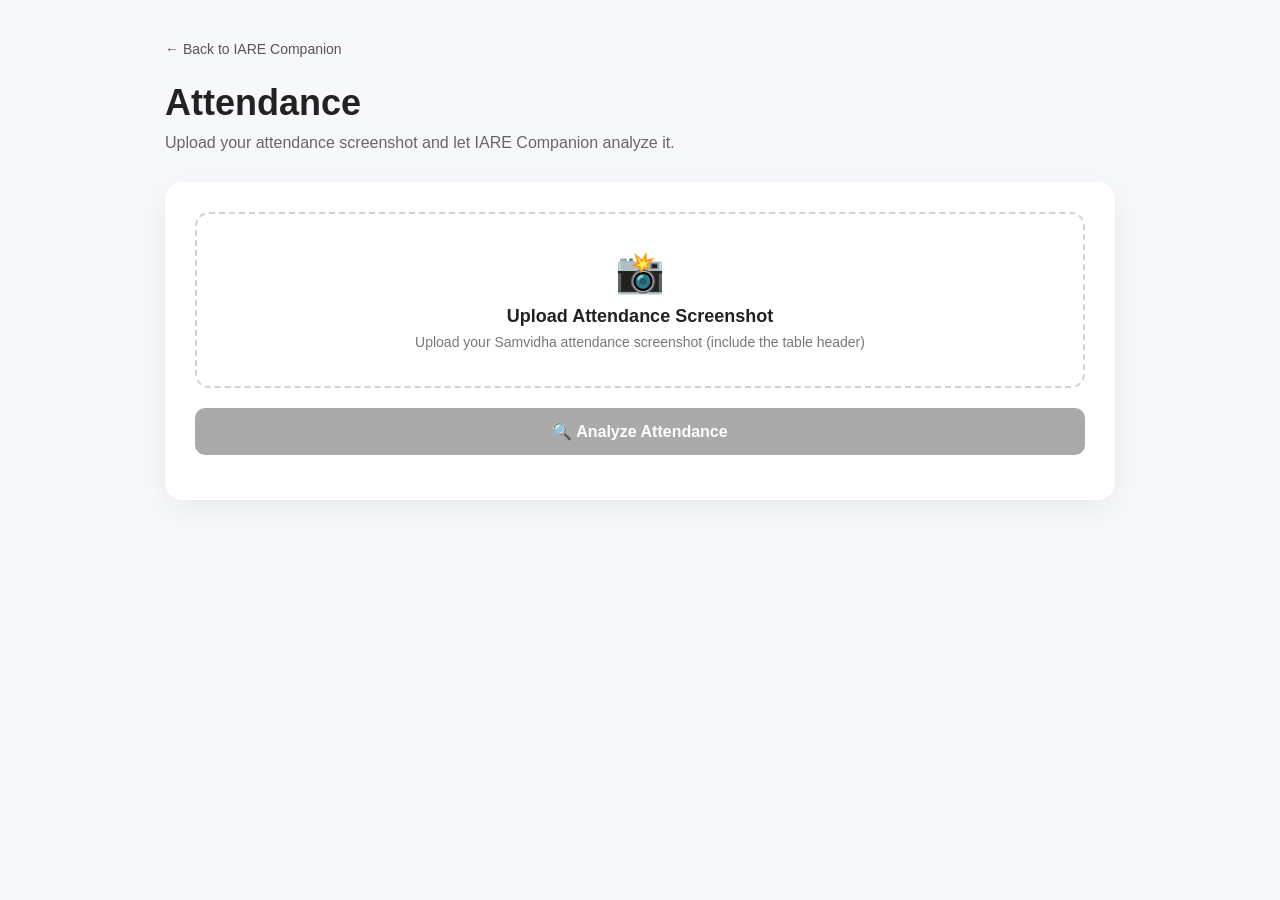
<file: templates/attendance.html>
<!DOCTYPE html>
<html lang="en">
<head>
    <meta charset="UTF-8">
    <meta name="viewport" content="width=device-width, initial-scale=1.0">
    <title>Attendance | IARE Companion</title>

    <style>
        * { box-sizing: border-box; margin: 0; padding: 0; }
        body { font-family: Arial, sans-serif; background: #f7f8fc; color: #222; min-height: 100vh; }
        .container { max-width: 1000px; margin: 0 auto; padding: 40px 25px; }
        .back-link { display: inline-block; margin-bottom: 25px; color: #555; text-decoration: none; font-size: 14px; }
        .back-link:hover { color: #111; }
        h1 { font-size: 36px; margin-bottom: 10px; }
        .subtitle { color: #666; margin-bottom: 30px; font-size: 16px; }
        .upload-card, .overall-card { background: white; border-radius: 18px; padding: 30px; box-shadow: 0 8px 30px rgba(0,0,0,.06); }
        .upload-card { margin-bottom: 30px; }
        .upload-label { display: block; border: 2px dashed #cfd3dc; border-radius: 14px; padding: 35px; text-align: center; cursor: pointer; transition: .2s; }
        .upload-label:hover { border-color: #777; background: #fafafa; }
        .upload-icon { font-size: 40px; margin-bottom: 10px; }
        .upload-label strong { display: block; font-size: 18px; margin-bottom: 6px; }
        .upload-label span { color: #777; font-size: 14px; }
        #attendance_image { display: none; }
        #preview { width: 100%; max-height: 500px; object-fit: contain; margin-top: 20px; border-radius: 12px; display: none; border: 1px solid #ddd; }
        .analyze-btn { width: 100%; margin-top: 20px; padding: 14px; border: none; border-radius: 10px; background: #111; color: white; font-size: 16px; font-weight: 600; cursor: pointer; }
        .analyze-btn:hover { background: #333; }
        .analyze-btn:disabled { background: #aaa; cursor: not-allowed; }
        #status { margin-top: 15px; text-align: center; color: #666; font-size: 14px; }
        #status.error { color: #d9534f; }
        #result { display: none; }
        .section-title { font-size: 22px; font-weight: 700; margin: 30px 0 15px; }
        .section-subtitle { margin-top: -10px; margin-bottom: 20px; color: #666; font-size: 14px; line-height: 1.5; }
        .overall-card { text-align: center; }
        .overall-number { font-size: 48px; font-weight: 800; margin-bottom: 10px; }
        .overall-message { color: #666; font-size: 15px; }
        .subject-card { background: white; border-radius: 14px; padding: 20px; margin-bottom: 12px; box-shadow: 0 5px 20px rgba(0,0,0,.05); }
        .subject-top { display: flex; justify-content: space-between; gap: 15px; align-items: flex-start; }
        .subject-name { font-size: 17px; font-weight: 700; }
        .subject-code { font-size: 13px; color: #888; margin-top: 4px; }
        .subject-percentage { font-size: 20px; font-weight: 700; white-space: nowrap; }
        .subject-details { margin-top: 12px; font-size: 14px; color: #666; line-height: 1.6; }
        .risk-card { border-left: 5px solid #d9534f; }
        .priority-card { border-left: 5px solid #f0ad4e; }
        .safe-card { border-left: 5px solid #5cb85c; }
        .empty-message { background: white; border-radius: 14px; padding: 20px; color: #666; text-align: center; }

        /* What-if */
        .whatif-card select, .whatif-card input { display: block; width: 100%; padding: 12px; margin-bottom: 12px; border: 1px solid #d5d9e0; border-radius: 9px; font-size: 14px; background: white; color: #222; }
        .whatif-card .analyze-btn { margin-top: 4px; }
        .whatif-result { display: none; margin-top: 15px; background: #f4f5f8; border-radius: 10px; padding: 15px; font-size: 15px; line-height: 1.7; }

        @media (max-width: 600px) {
            .container { padding: 25px 15px; }
            h1 { font-size: 30px; }
            .upload-card { padding: 20px; }
            .subject-top { flex-direction: column; }
            .subject-percentage { font-size: 18px; }
        }
    </style>
</head>

<body>
<div class="container">

    <a href="/" class="back-link">← Back to IARE Companion</a>
    <h1>Attendance</h1>
    <p class="subtitle">Upload your attendance screenshot and let IARE Companion analyze it.</p>

    <div class="upload-card">
        <label for="attendance_image" class="upload-label">
            <div class="upload-icon">📸</div>
            <strong>Upload Attendance Screenshot</strong>
            <span>Upload your Samvidha attendance screenshot (include the table header)</span>
        </label>

        <input type="file" id="attendance_image" accept="image/*">
        <img id="preview" alt="Attendance preview">

        <button class="analyze-btn" id="analyzeBtn" disabled>🔍 Analyze Attendance</button>
        <div id="status"></div>
    </div>

    <div id="result">

        <div class="section-title">📊 Overall Attendance</div>
        <div class="overall-card">
            <div class="overall-number" id="overallNumber">--</div>
            <div class="overall-message" id="overallMessage"></div>
        </div>

        <div class="section-title">🔮 What-if Calculator</div>
        <div class="upload-card whatif-card">
            <select id="whatifSubject">
                <option value="all">Overall</option>
            </select>
            <input type="number" id="whatifAttend" min="0" placeholder="Classes you will attend">
            <input type="number" id="whatifMiss" min="0" placeholder="Classes you will miss">
            <button class="analyze-btn" id="whatifBtn" type="button">Calculate</button>
            <div class="whatif-result" id="whatifResult"></div>
        </div>

        <div class="section-title">⚠️ Subjects at Risk</div>
        <div id="riskSubjects"></div>

        <div class="section-title">🚀 Attend These First</div>
        <p class="section-subtitle">These subjects gain the most attendance from each class you attend.</p>
        <div id="prioritySubjects"></div>

        <div class="section-title">📚 All Subjects</div>
        <div id="allSubjects"></div>

    </div>

</div>

<script>
const $ = id => document.getElementById(id);
const fileInput = $("attendance_image");
const preview = $("preview");
const analyzeBtn = $("analyzeBtn");
const statusText = $("status");
const result = $("result");

let lastSubjects = [];

const esc = s => String(s).replace(/[&<>"']/g, c =>
    ({ "&": "&amp;", "<": "&lt;", ">": "&gt;", '"': "&quot;", "'": "&#39;" }[c]));

function setStatus(text, isError = false) {
    statusText.textContent = text;
    statusText.className = isError ? "error" : "";
}

function tip(s) {
    if (s.conducted === 0) return "No attendance recorded";
    if (s.need > 0) return `Attend the next <b>${s.need}</b> classes in a row to reach 75%`;
    if (s.can_miss > 0) return `You can miss up to <b>${s.can_miss}</b> more classes and stay at 75%`;
    return "Right at the 75% line. Don't miss the next class.";
}

function card(s, cls, details) {
    const pct = s.conducted > 0 ? s.percentage.toFixed(2) + "%" : "--";
    return `
        <div class="subject-card ${cls}">
            <div class="subject-top">
                <div>
                    <div class="subject-name">${esc(s.name)}</div>
                    <div class="subject-code">${esc(s.code)}</div>
                </div>
                <div class="subject-percentage">${pct}</div>
            </div>
            <div class="subject-details">${details}</div>
        </div>`;
}

function fill(id, items, emptyText, build) {
    $(id).innerHTML = items.length
        ? items.map(build).join("")
        : `<div class="empty-message">${emptyText}</div>`;
}

// ---------- file selection ----------
fileInput.addEventListener("change", function () {
    const file = this.files[0];
    if (!file) {
        analyzeBtn.disabled = true;
        preview.style.display = "none";
        return;
    }
    preview.src = URL.createObjectURL(file);
    preview.style.display = "block";
    analyzeBtn.disabled = false;
    setStatus("Screenshot ready to analyze.");
});

// ---------- analyze ----------
analyzeBtn.addEventListener("click", async function () {
    const file = fileInput.files[0];
    if (!file) return;

    analyzeBtn.disabled = true;
    result.style.display = "none";
    setStatus("🔍 Reading your attendance...");

    const formData = new FormData();
    formData.append("attendance_image", file);

    try {
        const response = await fetch("/upload-attendance", { method: "POST", body: formData });
        const data = await response.json();

        if (!data.success) {
            setStatus(data.message || "Could not analyze the screenshot.", true);
            return;
        }

        // Overall
        if (data.overall === null) {
            $("overallNumber").textContent = "--";
            $("overallMessage").textContent = "Couldn't calculate your overall attendance.";
        } else {
            $("overallNumber").textContent = data.overall + "%";
            $("overallMessage").textContent = data.overall >= 75
                ? "Your overall attendance is currently above 75%."
                : "Your overall attendance is below the 75% requirement.";
        }

        // What-if dropdown
        lastSubjects = data.subjects.filter(s => s.conducted > 0);
        try {
            localStorage.setItem("iare_attendance",
                JSON.stringify({ overall: data.overall, subjects: data.subjects }));
        } catch (e) { /* storage unavailable, Ask IARE just won't see it */ }
        $("whatifSubject").innerHTML =
            `<option value="all">Overall</option>` +
            lastSubjects.map((s, i) => `<option value="${i}">${esc(s.name)}</option>`).join("");
        $("whatifResult").style.display = "none";

        // Sections
        fill("riskSubjects", data.risk, "🎉 No subjects are currently below 75%.",
            s => card(s, "risk-card", `${s.attended}/${s.conducted} classes attended<br>${tip(s)}`));

        fill("prioritySubjects", data.priority, "No subject data available.",
            s => card(s, "priority-card",
                `Current: ${s.attended}/${s.conducted}<br>
                 After attending one class: ${s.after_one.toFixed(2)}%<br>
                 If you miss the next one: ${s.after_miss.toFixed(2)}%<br>
                 Improvement: +${s.improvement.toFixed(2)} percentage points`));

        fill("allSubjects", data.subjects, "No subjects found.",
            s => card(s, s.conducted === 0 ? "" : (s.percentage < 75 ? "risk-card" : "safe-card"),
                s.conducted > 0 ? `${s.attended}/${s.conducted} classes attended<br>${tip(s)}`
                                : "No attendance recorded"));

        result.style.display = "block";
        setStatus("✅ Attendance analyzed successfully.");
    } catch (error) {
        console.error(error);
        setStatus("❌ Something went wrong while analyzing the screenshot.", true);
    } finally {
        analyzeBtn.disabled = false;
    }
});

// ---------- what-if ----------
$("whatifBtn").addEventListener("click", () => {
    if (!lastSubjects.length) return;

    const attend = Math.max(0, parseInt($("whatifAttend").value) || 0);
    const miss = Math.max(0, parseInt($("whatifMiss").value) || 0);
    const pick = $("whatifSubject").value;
    const pool = pick === "all" ? lastSubjects : [lastSubjects[Number(pick)]];

    const a = pool.reduce((t, s) => t + s.attended, 0);
    const c = pool.reduce((t, s) => t + s.conducted, 0);
    const before = a / c * 100;
    const after = (a + attend) / (c + attend + miss) * 100;

    const box = $("whatifResult");
    box.style.display = "block";
    box.innerHTML =
        `Now: <b>${before.toFixed(2)}%</b> (${a}/${c})<br>
         After: <b>${after.toFixed(2)}%</b> (${a + attend}/${c + attend + miss})<br>
         ${after >= 75 ? "✅ You would be at or above 75%." : "⚠️ You would still be below 75%."}`;
});
</script>
</body>
</html>
</file>
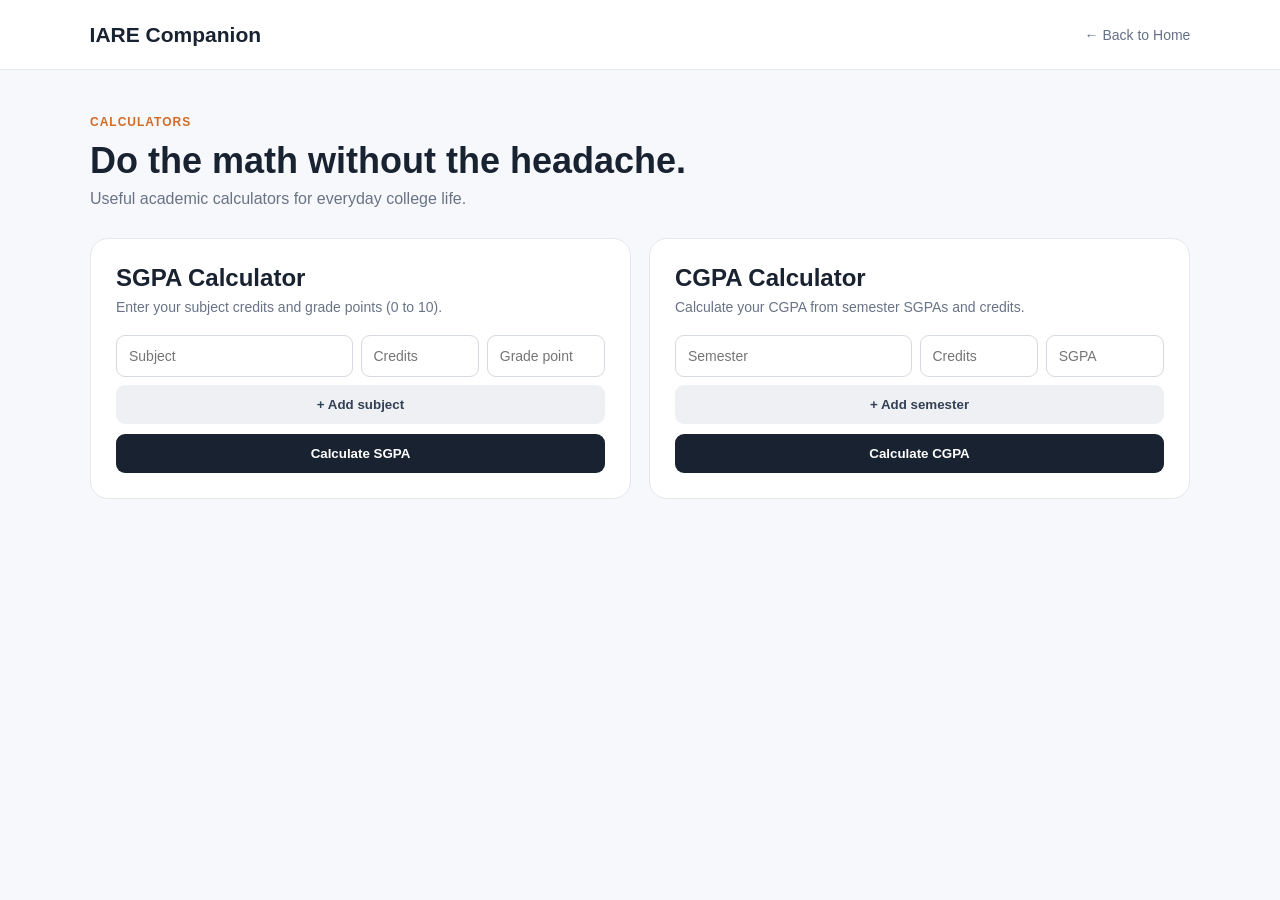
<file: templates/calculators.html>
<!DOCTYPE html>
<html lang="en">
<head>
    <meta charset="UTF-8">
    <meta name="viewport" content="width=device-width, initial-scale=1.0">
    <title>Calculators | IARE Companion</title>

    <style>
        * { box-sizing: border-box; margin: 0; padding: 0; }
        body { font-family: Arial, sans-serif; background: #f7f8fc; color: #182230; }
        nav { height: 70px; background: white; border-bottom: 1px solid #e8ebf0; display: flex; align-items: center; justify-content: space-between; padding: 0 7%; }
        .brand { font-size: 21px; font-weight: 700; }
        .back { color: #667085; text-decoration: none; font-size: 14px; }
        .container { width: 86%; max-width: 1100px; margin: 42px auto; }
        .heading { margin-bottom: 30px; }
        .heading small { color: #d16b28; font-size: 12px; font-weight: 700; letter-spacing: 1px; }
        .heading h1 { font-size: 36px; margin: 10px 0 8px; }
        .heading p { color: #697386; }
        .grid { display: grid; grid-template-columns: 1fr 1fr; gap: 18px; }
        .card { background: white; border: 1px solid #e5e7eb; border-radius: 18px; padding: 25px; }
        .card h2 { margin-bottom: 7px; }
        .card p { color: #697386; font-size: 14px; margin-bottom: 20px; }
        input { width: 100%; padding: 12px; border: 1px solid #d5d9e0; border-radius: 9px; margin-bottom: 12px; font-size: 14px; }
        button { width: 100%; padding: 12px; border: none; border-radius: 9px; background: #182230; color: white; cursor: pointer; font-weight: 600; }
        .add { background: #eef0f4; color: #344054; margin-bottom: 10px; }
        .result { margin-top: 15px; background: #f4f5f8; border-radius: 10px; padding: 15px; font-size: 15px; line-height: 1.6; }
        .result.error { background: #fff1f1; color: #b42318; }
        .grade-row { display: grid; grid-template-columns: 2fr 1fr 1fr; gap: 8px; margin-bottom: 8px; }
        .grade-row input { margin-bottom: 0; }
        @media (max-width: 750px) { .grid { grid-template-columns: 1fr; } }
    </style>
</head>

<body>

<nav>
    <div class="brand">IARE Companion</div>
    <a href="/" class="back">← Back to Home</a>
</nav>

<div class="container">

    <div class="heading">
        <small>CALCULATORS</small>
        <h1>Do the math without the headache.</h1>
        <p>Useful academic calculators for everyday college life.</p>
    </div>

    <div class="grid">

        <!-- SGPA -->
        <div class="card">
            <h2>SGPA Calculator</h2>
            <p>Enter your subject credits and grade points (0 to 10).</p>
            <div id="sgpaRows">
                <div class="grade-row">
                    <input placeholder="Subject">
                    <input type="number" class="credit" min="0" step="any" placeholder="Credits">
                    <input type="number" class="point" min="0" max="10" step="any" placeholder="Grade point">
                </div>
            </div>
            <button class="add" onclick="addSGPARow()">+ Add subject</button>
            <button onclick="calculateSGPA()">Calculate SGPA</button>
            <div id="sgpaResult"></div>
        </div>

        <!-- CGPA -->
        <div class="card">
            <h2>CGPA Calculator</h2>
            <p>Calculate your CGPA from semester SGPAs and credits.</p>
            <div id="cgpaRows">
                <div class="grade-row">
                    <input placeholder="Semester">
                    <input type="number" class="semCredit" min="0" step="any" placeholder="Credits">
                    <input type="number" class="semSGPA" min="0" max="10" step="any" placeholder="SGPA">
                </div>
            </div>
            <button class="add" onclick="addCGPARow()">+ Add semester</button>
            <button onclick="calculateCGPA()">Calculate CGPA</button>
            <div id="cgpaResult"></div>
        </div>

    </div>
</div>

<script>
const $ = id => document.getElementById(id);

function show(id, html, isError = false) {
    $(id).innerHTML = `<div class="result${isError ? " error" : ""}">${html}</div>`;
}

// Returns a number, or null when the field is blank / not a number
function num(el) {
    const v = typeof el === "string" ? $(el).value : el.value;
    if (v.trim() === "") return null;
    const n = Number(v);
    return Number.isFinite(n) ? n : null;
}

// ---------- SGPA / CGPA (same weighted-average logic) ----------
function weighted(creditSel, valueSel, label, resultId, resultText) {
    const credits = [...document.querySelectorAll(creditSel)];
    const values = [...document.querySelectorAll(valueSel)];
    let totalCredits = 0, total = 0;

    for (let i = 0; i < credits.length; i++) {
        const c = num(credits[i]);
        const v = num(values[i]);

        if (c === null && v === null) continue;           // empty row, ignore

        if (c === null || v === null) {
            return show(resultId, `Row ${i + 1}: enter both credits and ${label}.`, true);
        }
        if (c === 0) continue;                            // 0-credit subjects don't count
        if (c < 0 || v < 0 || v > 10) {
            return show(resultId, `Row ${i + 1}: credits must be above 0 and ${label} between 0 and 10.`, true);
        }
        totalCredits += c;
        total += c * v;
    }

    if (totalCredits === 0) {
        return show(resultId, `Enter your credits and ${label}.`, true);
    }
    show(resultId, `${resultText} <strong>${(total / totalCredits).toFixed(2)}</strong>`);
}

function addSGPARow() {
    $("sgpaRows").insertAdjacentHTML("beforeend", `
        <div class="grade-row">
            <input placeholder="Subject">
            <input type="number" class="credit" min="0" step="any" placeholder="Credits">
            <input type="number" class="point" min="0" max="10" step="any" placeholder="Grade point">
        </div>`);
}

function addCGPARow() {
    $("cgpaRows").insertAdjacentHTML("beforeend", `
        <div class="grade-row">
            <input placeholder="Semester">
            <input type="number" class="semCredit" min="0" step="any" placeholder="Credits">
            <input type="number" class="semSGPA" min="0" max="10" step="any" placeholder="SGPA">
        </div>`);
}

function calculateSGPA() {
    weighted(".credit", ".point", "grade point", "sgpaResult", "Your SGPA is");
}

function calculateCGPA() {
    weighted(".semCredit", ".semSGPA", "SGPA", "cgpaResult", "Your CGPA is");
}
</script>

</body>
</html>
</file>
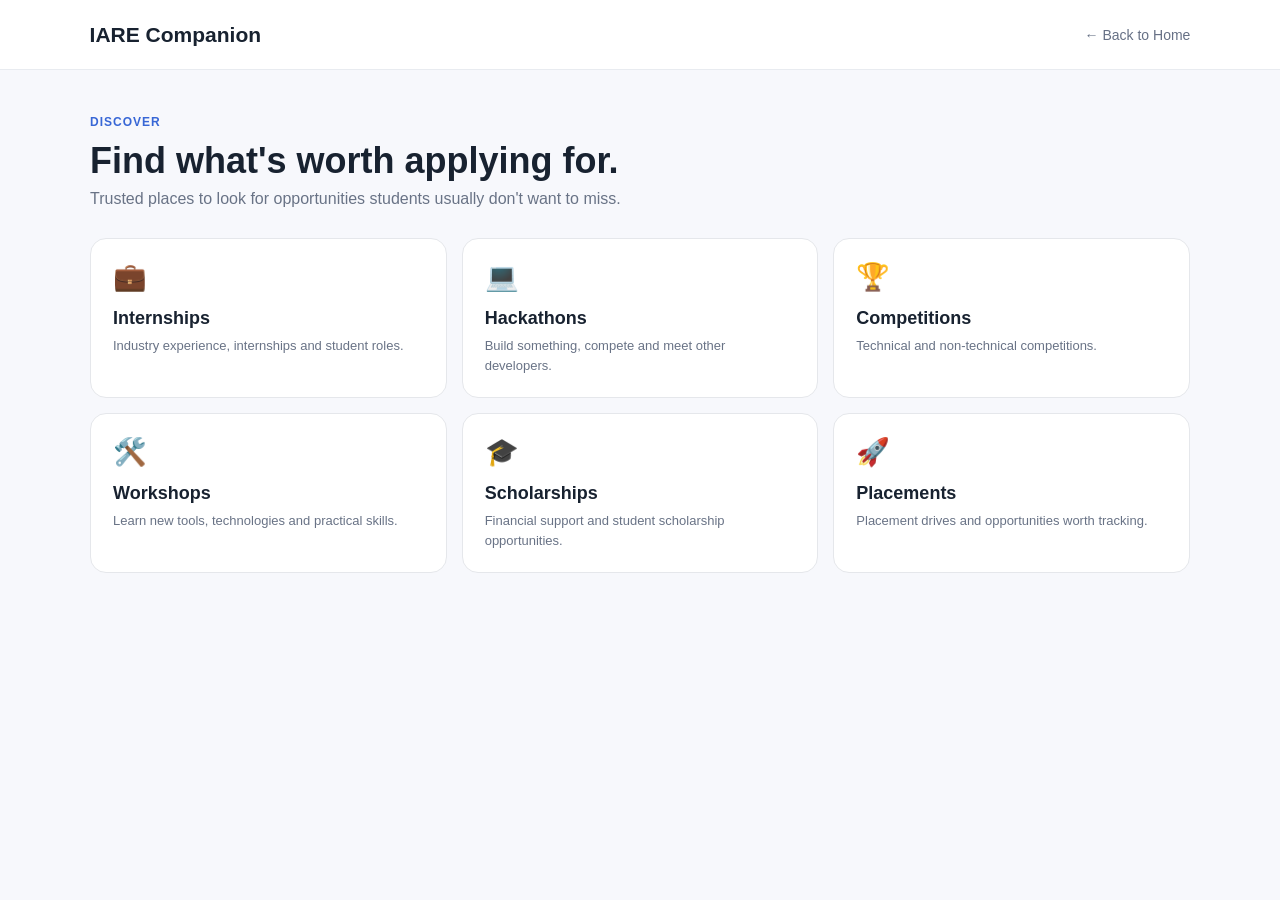
<file: templates/discover.html>
<!DOCTYPE html>
<html lang="en">
<head>
    <meta charset="UTF-8">
    <meta name="viewport" content="width=device-width, initial-scale=1.0">
    <title>Discover | IARE Companion</title>

    <style>
        * { box-sizing: border-box; margin: 0; padding: 0; }
        body { font-family: Arial, sans-serif; background: #f7f8fc; color: #182230; }
        nav { height: 70px; background: white; border-bottom: 1px solid #e8ebf0; display: flex; align-items: center; justify-content: space-between; padding: 0 7%; }
        .brand { font-size: 21px; font-weight: 700; }
        .back { color: #667085; text-decoration: none; font-size: 14px; }
        .container { width: 86%; max-width: 1100px; margin: 42px auto; }
        .heading { margin-bottom: 30px; }
        .heading small { color: #3867d6; font-size: 12px; font-weight: 700; letter-spacing: 1px; }
        .heading h1 { font-size: 36px; margin: 10px 0 8px; }
        .heading p { color: #697386; }

        .categories { display: grid; grid-template-columns: repeat(3, 1fr); gap: 15px; }
        .category { background: white; border: 1px solid #e5e7eb; border-radius: 16px; padding: 22px; cursor: pointer; transition: .2s; }
        .category:hover, .category.active { transform: translateY(-3px); border-color: #3867d6; }
        .icon { font-size: 27px; margin-bottom: 15px; }
        .category h2 { font-size: 18px; margin-bottom: 7px; }
        .category p { color: #697386; font-size: 13px; line-height: 1.5; }

        .opportunities { margin-top: 25px; display: none; }
        .opportunities > h2 { margin-bottom: 6px; }
        .note { color: #697386; font-size: 13px; margin-bottom: 15px; line-height: 1.5; }
        .opportunity { background: white; border: 1px solid #e5e7eb; border-radius: 14px; padding: 18px; margin-bottom: 10px; }
        .opportunity h3 { margin-bottom: 6px; }
        .opportunity p { color: #697386; font-size: 14px; line-height: 1.5; }
        .tag { display: inline-block; background: #eef1f6; padding: 5px 8px; border-radius: 6px; font-size: 11px; margin-top: 10px; margin-right: 8px; }
        .visit { display: inline-block; margin-top: 10px; font-size: 13px; font-weight: 600; color: #3867d6; text-decoration: none; }
        .visit:hover { text-decoration: underline; }

        @media (max-width: 800px) { .categories { grid-template-columns: 1fr; } }
    </style>
</head>

<body>

<nav>
    <div class="brand">IARE Companion</div>
    <a href="/" class="back">← Back to Home</a>
</nav>

<div class="container">

    <div class="heading">
        <small>DISCOVER</small>
        <h1>Find what's worth applying for.</h1>
        <p>Trusted places to look for opportunities students usually don't want to miss.</p>
    </div>

    <div class="categories" id="categories"></div>

    <div id="opportunities" class="opportunities"></div>

</div>

<script>
const categories = [
    { name: "Internships", icon: "💼", text: "Industry experience, internships and student roles." },
    { name: "Hackathons", icon: "💻", text: "Build something, compete and meet other developers." },
    { name: "Competitions", icon: "🏆", text: "Technical and non-technical competitions." },
    { name: "Workshops", icon: "🛠️", text: "Learn new tools, technologies and practical skills." },
    { name: "Scholarships", icon: "🎓", text: "Financial support and student scholarship opportunities." },
    { name: "Placements", icon: "🚀", text: "Placement drives and opportunities worth tracking." }
];

// Official platforms. Deadlines change, so always confirm on the site itself.
// To add a real opportunity later, add { title, description, tag, link, deadline }.
const data = {
    Internships: [
        { title: "Internshala", description: "Large platform for internships and fresher jobs, with filters for work-from-home and location.", tag: "PLATFORM", link: "https://internshala.com" },
        { title: "Unstop", description: "Internships, jobs, competitions and quizzes for students in one place.", tag: "PLATFORM", link: "https://unstop.com" }
    ],
    Hackathons: [
        { title: "Smart India Hackathon", description: "Government-run national hackathon where students solve real problem statements.", tag: "NATIONAL", link: "https://www.sih.gov.in" },
        { title: "Devpost", description: "Browse online hackathons from around the world and join as a team or alone.", tag: "PLATFORM", link: "https://devpost.com/hackathons" }
    ],
    Competitions: [
        { title: "Unstop competitions", description: "Coding contests, case studies, quizzes and design challenges from colleges and companies.", tag: "PLATFORM", link: "https://unstop.com/competitions" }
    ],
    Workshops: [
        { title: "NPTEL", description: "Free and low-cost courses from IITs and IISc, with optional certification exams.", tag: "COURSES", link: "https://nptel.ac.in" },
        { title: "Your department notices", description: "Workshops and guest lectures at IARE are usually announced by your department and clubs. Check notice boards and student groups.", tag: "COLLEGE" }
    ],
    Scholarships: [
        { title: "National Scholarship Portal", description: "Government portal for central and state scholarship schemes. Check eligibility and last dates for each scheme.", tag: "GOVERNMENT", link: "https://scholarships.gov.in" }
    ],
    Placements: [
        { title: "College placement cell", description: "Placement drives, eligibility and registration at IARE are handled by the training and placement cell. Ask them for the current schedule.", tag: "COLLEGE" },
        { title: "Unstop jobs", description: "Off-campus job and hiring challenges to track alongside campus drives.", tag: "PLATFORM", link: "https://unstop.com/jobs" }
    ]
};

const esc = s => String(s).replace(/[&<>"']/g, c =>
    ({ "&": "&amp;", "<": "&lt;", ">": "&gt;", '"': "&quot;", "'": "&#39;" }[c]));

const catBox = document.getElementById("categories");
catBox.innerHTML = categories.map(c => `
    <div class="category" data-name="${esc(c.name)}">
        <div class="icon">${c.icon}</div>
        <h2>${esc(c.name)}</h2>
        <p>${esc(c.text)}</p>
    </div>`).join("");

catBox.addEventListener("click", e => {
    const card = e.target.closest(".category");
    if (card) showCategory(card.dataset.name);
});

function showCategory(category) {
    document.querySelectorAll(".category").forEach(c =>
        c.classList.toggle("active", c.dataset.name === category));

    const container = document.getElementById("opportunities");
    container.style.display = "block";

    const items = data[category].map(item => `
        <div class="opportunity">
            <h3>${esc(item.title)}</h3>
            <p>${esc(item.description)}</p>
            <span class="tag">${esc(item.tag)}</span>
            ${item.deadline ? `<span class="tag">Deadline: ${esc(item.deadline)}</span>` : ""}
            ${item.link ? `<br><a class="visit" href="${esc(item.link)}" target="_blank" rel="noopener noreferrer">Visit site →</a>` : ""}
        </div>`).join("");

    container.innerHTML = `
        <h2>${esc(category)}</h2>
        <p class="note">Always confirm deadlines and eligibility on the official page before applying.</p>
        ${items}`;

    container.scrollIntoView({ behavior: "smooth" });
}
</script>

</body>
</html>
</file>
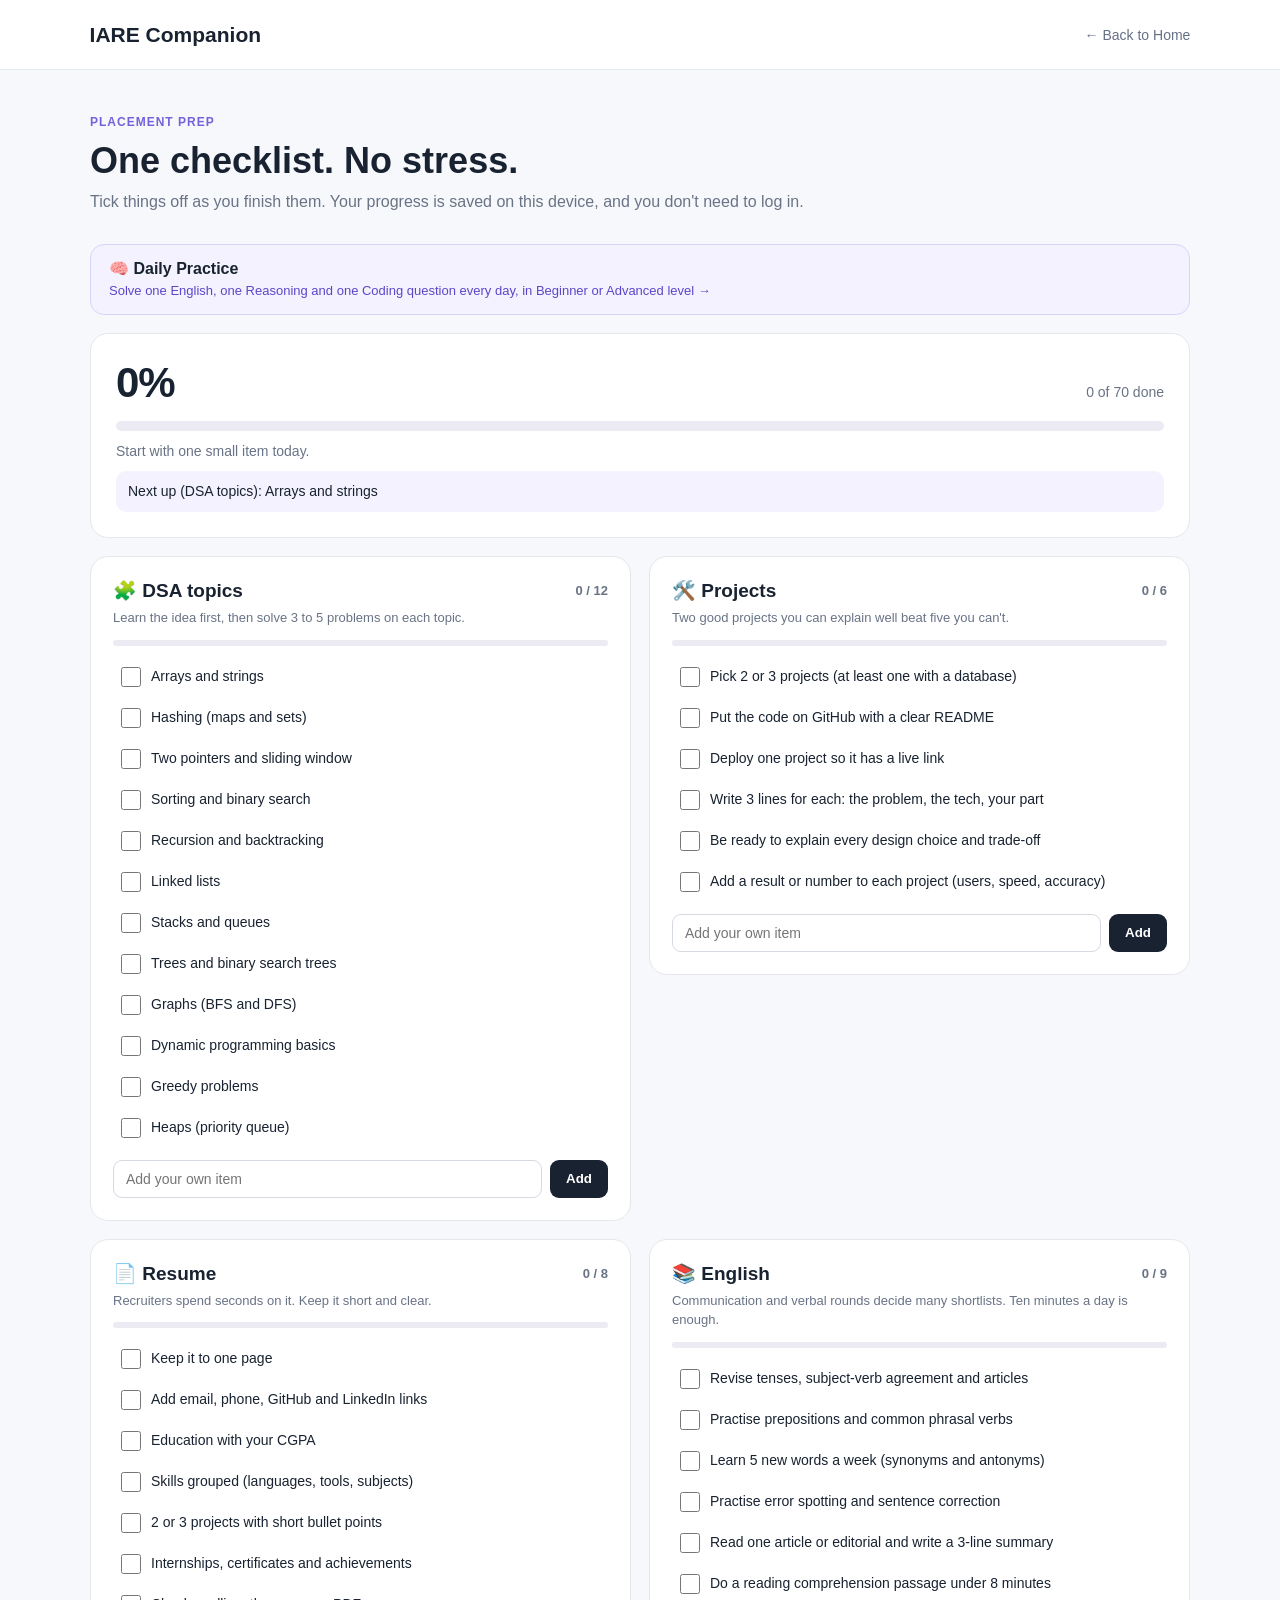
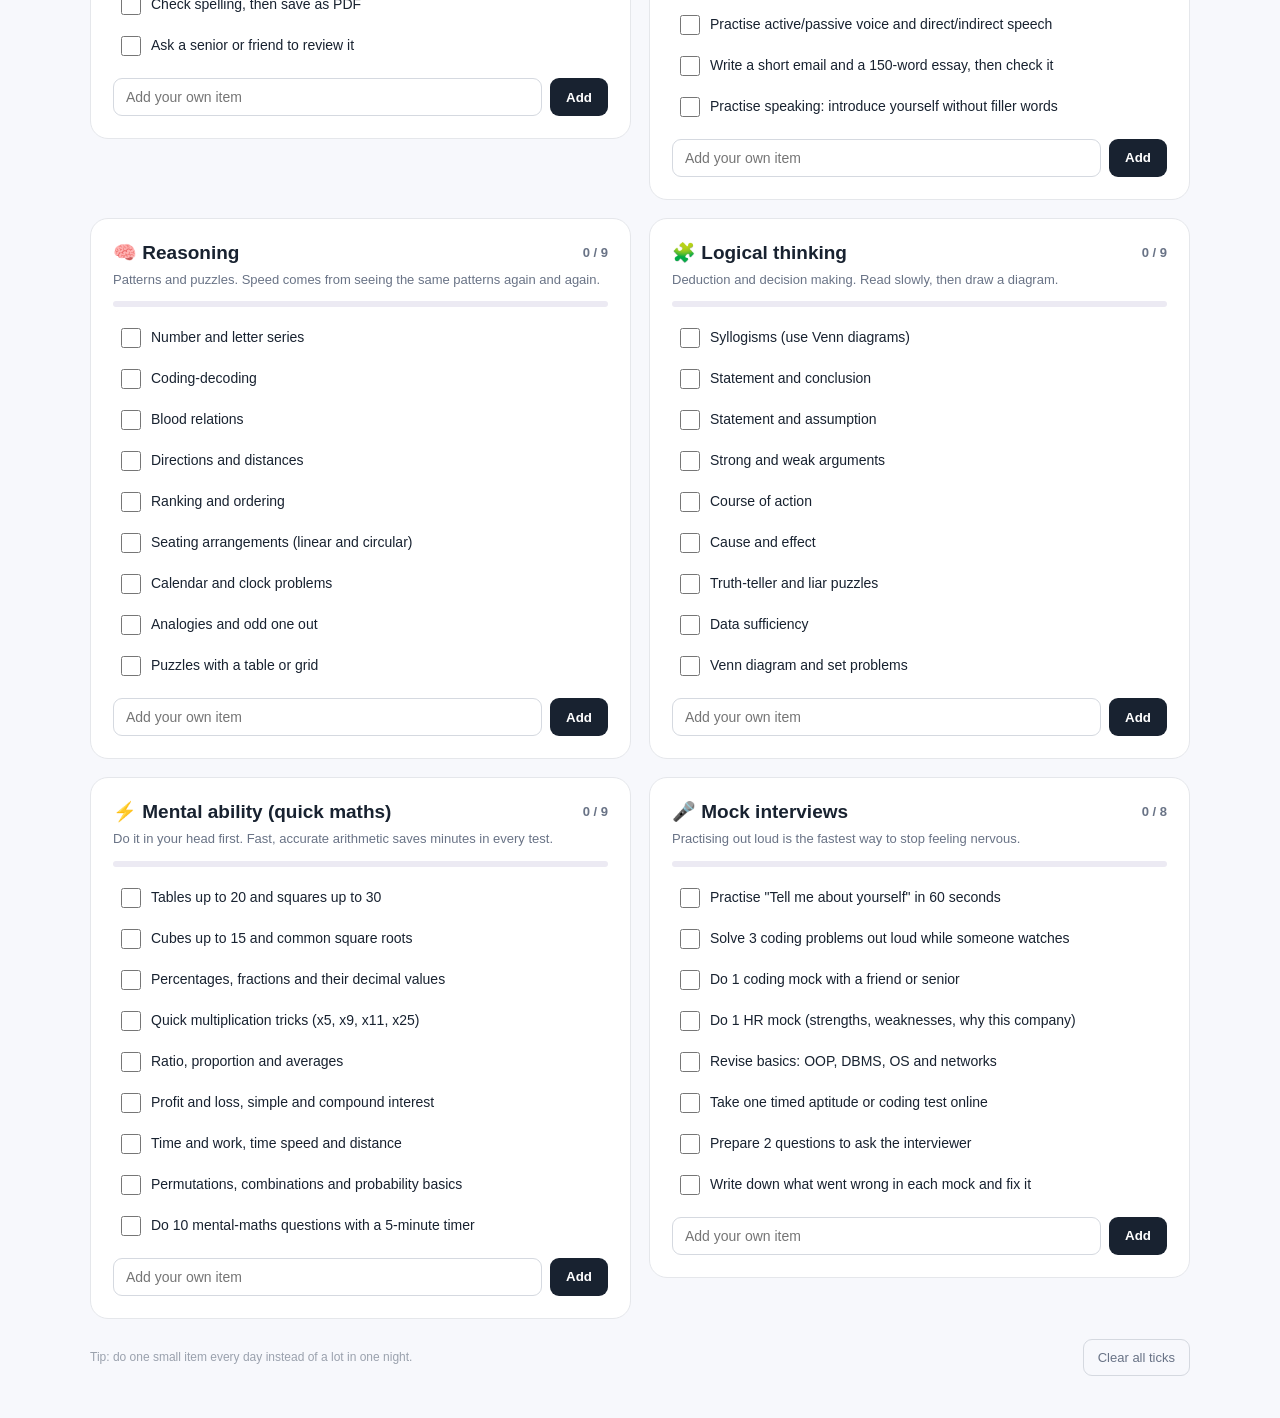
<file: templates/placement.html>
<!DOCTYPE html>
<html lang="en">
<head>
    <meta charset="UTF-8">
    <meta name="viewport" content="width=device-width, initial-scale=1.0">
    <title>Placement Prep | IARE Companion</title>

    <style>
        * { box-sizing: border-box; margin: 0; padding: 0; }
        body { font-family: Arial, sans-serif; background: #f7f8fc; color: #182230; }
        nav { height: 70px; background: white; border-bottom: 1px solid #e8ebf0; display: flex; align-items: center; justify-content: space-between; padding: 0 7%; }
        .brand { font-size: 21px; font-weight: 700; }
        .back { color: #667085; text-decoration: none; font-size: 14px; }
        .container { width: 86%; max-width: 1100px; margin: 42px auto; }
        .heading { margin-bottom: 30px; }
        .heading small { color: #7562db; font-size: 12px; font-weight: 700; letter-spacing: 1px; }
        .heading h1 { font-size: 36px; margin: 10px 0 8px; }
        .heading p { color: #697386; line-height: 1.5; }

        .daily-link { display: block; text-decoration: none; color: inherit; background: #f4f2ff; border: 1px solid #d9d3fa; border-radius: 14px; padding: 14px 18px; margin-bottom: 18px; }
        .daily-link span { font-weight: 700; display: block; margin-bottom: 3px; }
        .daily-link small { color: #5b47c9; font-size: 13px; line-height: 1.4; }
        .daily-link:hover { border-color: #7562db; }

        /* Overall progress */
        .overall { background: white; border: 1px solid #e5e7eb; border-radius: 18px; padding: 25px; margin-bottom: 18px; }
        .overall-top { display: flex; justify-content: space-between; align-items: baseline; gap: 10px; flex-wrap: wrap; }
        .big { font-size: 42px; font-weight: 800; letter-spacing: -1px; }
        .done-text { color: #697386; font-size: 14px; }
        .bar { height: 10px; background: #eceaf3; border-radius: 10px; overflow: hidden; margin-top: 14px; }
        .bar > div { height: 100%; width: 0; background: #7562db; border-radius: 10px; transition: width .3s; }
        .msg { color: #697386; font-size: 14px; margin-top: 12px; }
        .next { display: none; margin-top: 12px; font-size: 14px; line-height: 1.5; background: #f4f2ff; border-radius: 10px; padding: 10px 12px; }

        /* Sections */
        .grid { display: grid; grid-template-columns: 1fr 1fr; gap: 18px; align-items: start; }
        .card { background: white; border: 1px solid #e5e7eb; border-radius: 18px; padding: 22px; }
        .card-head { display: flex; justify-content: space-between; align-items: center; gap: 10px; }
        .card-head h2 { font-size: 19px; }
        .count { font-size: 13px; color: #697386; font-weight: 700; white-space: nowrap; }
        .hint { color: #697386; font-size: 13px; line-height: 1.5; margin: 6px 0 12px; }
        .mini { height: 6px; background: #eceaf3; border-radius: 10px; overflow: hidden; margin-bottom: 10px; }
        .mini > div { height: 100%; width: 0; background: #7562db; border-radius: 10px; transition: width .3s; }

        .item { display: flex; align-items: flex-start; gap: 10px; padding: 10px 8px; border-radius: 9px; cursor: pointer; }
        .item:hover { background: #f7f8fc; }
        .item input[type="checkbox"] { width: 20px; height: 20px; margin-top: 1px; accent-color: #7562db; flex-shrink: 0; cursor: pointer; }
        .item span { flex: 1; font-size: 14px; line-height: 1.45; }
        .item.done span { color: #9aa1ad; text-decoration: line-through; }
        .del { background: none; border: none; color: #9aa1ad; font-size: 20px; line-height: 1; cursor: pointer; padding: 0 4px; }
        .del:hover { color: #b42318; }

        .add-row { display: flex; gap: 8px; margin-top: 12px; }
        .add-row input { flex: 1; min-width: 0; padding: 10px 12px; border: 1px solid #d5d9e0; border-radius: 9px; font-size: 14px; }
        .add-row button { padding: 10px 16px; border: none; border-radius: 9px; background: #182230; color: white; font-weight: 600; cursor: pointer; }

        .footer-row { margin-top: 20px; display: flex; justify-content: space-between; align-items: center; gap: 12px; flex-wrap: wrap; }
        .footer-row p { color: #9aa1ad; font-size: 12px; }
        .reset { background: none; border: 1px solid #d5d9e0; color: #697386; padding: 10px 14px; border-radius: 9px; cursor: pointer; font-size: 13px; }
        .reset:hover { border-color: #b42318; color: #b42318; }

        @media (max-width: 750px) {
            .grid { grid-template-columns: 1fr; }
            .heading h1 { font-size: 30px; }
        }
    </style>
</head>

<body>

<nav>
    <div class="brand">IARE Companion</div>
    <a href="/" class="back">← Back to Home</a>
</nav>

<div class="container">

    <div class="heading">
        <small>PLACEMENT PREP</small>
        <h1>One checklist. No stress.</h1>
        <p>Tick things off as you finish them. Your progress is saved on this device, and you don't need to log in.</p>
    </div>

    <a class="daily-link" href="/daily">
        <span>🧠 Daily Practice</span>
        <small>Solve one English, one Reasoning and one Coding question every day, in Beginner or Advanced level →</small>
    </a>

    <div class="overall">
        <div class="overall-top">
            <div class="big" id="pct">0%</div>
            <div class="done-text" id="doneText"></div>
        </div>
        <div class="bar"><div id="overallFill"></div></div>
        <div class="msg" id="msg"></div>
        <div class="next" id="next"></div>
    </div>

    <div class="grid" id="sections"></div>

    <div class="footer-row">
        <p>Tip: do one small item every day instead of a lot in one night.</p>
        <button class="reset" id="resetBtn" type="button">Clear all ticks</button>
    </div>

</div>

<script>
const $ = id => document.getElementById(id);

// You can edit this list. Keep every id unique and never reuse an old one.
const SECTIONS = [
    {
        key: "dsa", icon: "🧩", title: "DSA topics",
        hint: "Learn the idea first, then solve 3 to 5 problems on each topic.",
        items: [
            ["dsa1", "Arrays and strings"],
            ["dsa2", "Hashing (maps and sets)"],
            ["dsa3", "Two pointers and sliding window"],
            ["dsa4", "Sorting and binary search"],
            ["dsa5", "Recursion and backtracking"],
            ["dsa6", "Linked lists"],
            ["dsa7", "Stacks and queues"],
            ["dsa8", "Trees and binary search trees"],
            ["dsa9", "Graphs (BFS and DFS)"],
            ["dsa10", "Dynamic programming basics"],
            ["dsa11", "Greedy problems"],
            ["dsa12", "Heaps (priority queue)"]
        ]
    },
    {
        key: "projects", icon: "🛠️", title: "Projects",
        hint: "Two good projects you can explain well beat five you can't.",
        items: [
            ["pr1", "Pick 2 or 3 projects (at least one with a database)"],
            ["pr2", "Put the code on GitHub with a clear README"],
            ["pr3", "Deploy one project so it has a live link"],
            ["pr4", "Write 3 lines for each: the problem, the tech, your part"],
            ["pr5", "Be ready to explain every design choice and trade-off"],
            ["pr6", "Add a result or number to each project (users, speed, accuracy)"]
        ]
    },
    {
        key: "resume", icon: "📄", title: "Resume",
        hint: "Recruiters spend seconds on it. Keep it short and clear.",
        items: [
            ["rs1", "Keep it to one page"],
            ["rs2", "Add email, phone, GitHub and LinkedIn links"],
            ["rs3", "Education with your CGPA"],
            ["rs4", "Skills grouped (languages, tools, subjects)"],
            ["rs5", "2 or 3 projects with short bullet points"],
            ["rs6", "Internships, certificates and achievements"],
            ["rs7", "Check spelling, then save as PDF"],
            ["rs8", "Ask a senior or friend to review it"]
        ]
    },
    {
        key: "english", icon: "📚", title: "English",
        hint: "Communication and verbal rounds decide many shortlists. Ten minutes a day is enough.",
        items: [
            ["en1", "Revise tenses, subject-verb agreement and articles"],
            ["en2", "Practise prepositions and common phrasal verbs"],
            ["en3", "Learn 5 new words a week (synonyms and antonyms)"],
            ["en4", "Practise error spotting and sentence correction"],
            ["en5", "Read one article or editorial and write a 3-line summary"],
            ["en6", "Do a reading comprehension passage under 8 minutes"],
            ["en7", "Practise active/passive voice and direct/indirect speech"],
            ["en8", "Write a short email and a 150-word essay, then check it"],
            ["en9", "Practise speaking: introduce yourself without filler words"]
        ]
    },
    {
        key: "reasoning", icon: "🧠", title: "Reasoning",
        hint: "Patterns and puzzles. Speed comes from seeing the same patterns again and again.",
        items: [
            ["rn1", "Number and letter series"],
            ["rn2", "Coding-decoding"],
            ["rn3", "Blood relations"],
            ["rn4", "Directions and distances"],
            ["rn5", "Ranking and ordering"],
            ["rn6", "Seating arrangements (linear and circular)"],
            ["rn7", "Calendar and clock problems"],
            ["rn8", "Analogies and odd one out"],
            ["rn9", "Puzzles with a table or grid"]
        ]
    },
    {
        key: "logical", icon: "🧩", title: "Logical thinking",
        hint: "Deduction and decision making. Read slowly, then draw a diagram.",
        items: [
            ["lg1", "Syllogisms (use Venn diagrams)"],
            ["lg2", "Statement and conclusion"],
            ["lg3", "Statement and assumption"],
            ["lg4", "Strong and weak arguments"],
            ["lg5", "Course of action"],
            ["lg6", "Cause and effect"],
            ["lg7", "Truth-teller and liar puzzles"],
            ["lg8", "Data sufficiency"],
            ["lg9", "Venn diagram and set problems"]
        ]
    },
    {
        key: "mental", icon: "⚡", title: "Mental ability (quick maths)",
        hint: "Do it in your head first. Fast, accurate arithmetic saves minutes in every test.",
        items: [
            ["mn1", "Tables up to 20 and squares up to 30"],
            ["mn2", "Cubes up to 15 and common square roots"],
            ["mn3", "Percentages, fractions and their decimal values"],
            ["mn4", "Quick multiplication tricks (x5, x9, x11, x25)"],
            ["mn5", "Ratio, proportion and averages"],
            ["mn6", "Profit and loss, simple and compound interest"],
            ["mn7", "Time and work, time speed and distance"],
            ["mn8", "Permutations, combinations and probability basics"],
            ["mn9", "Do 10 mental-maths questions with a 5-minute timer"]
        ]
    },
    {
        key: "mock", icon: "🎤", title: "Mock interviews",
        hint: "Practising out loud is the fastest way to stop feeling nervous.",
        items: [
            ["mk1", "Practise \"Tell me about yourself\" in 60 seconds"],
            ["mk2", "Solve 3 coding problems out loud while someone watches"],
            ["mk3", "Do 1 coding mock with a friend or senior"],
            ["mk4", "Do 1 HR mock (strengths, weaknesses, why this company)"],
            ["mk5", "Revise basics: OOP, DBMS, OS and networks"],
            ["mk6", "Take one timed aptitude or coding test online"],
            ["mk7", "Prepare 2 questions to ask the interviewer"],
            ["mk8", "Write down what went wrong in each mock and fix it"]
        ]
    }
];

const STORE = "iare_placement_prep";
const state = { done: {}, custom: {} };

// ---------- load / save (works even if storage is blocked) ----------
try {
    const saved = JSON.parse(localStorage.getItem(STORE));
    if (saved && typeof saved === "object") {
        if (saved.done && typeof saved.done === "object") state.done = saved.done;
        if (saved.custom && typeof saved.custom === "object") {
            for (const key of Object.keys(saved.custom)) {
                if (!Array.isArray(saved.custom[key])) continue;
                state.custom[key] = saved.custom[key].filter(i =>
                    i && typeof i.id === "string" && typeof i.text === "string");
            }
        }
    }
} catch (e) { /* start fresh */ }

function save() {
    try { localStorage.setItem(STORE, JSON.stringify(state)); } catch (e) { /* ignore */ }
}

// ---------- helpers ----------
function el(tag, cls, text) {
    const e = document.createElement(tag);
    if (cls) e.className = cls;
    if (text !== undefined) e.textContent = text;
    return e;
}

function itemsFor(sec) {
    const base = sec.items.map(([id, text]) => ({ id, text, custom: false }));
    const mine = (state.custom[sec.key] || []).map(i => ({ id: i.id, text: i.text, custom: true }));
    return [...base, ...mine];
}

function message(pct) {
    if (pct === 0) return "Start with one small item today.";
    if (pct < 25) return "Good start. Keep going.";
    if (pct < 50) return "You're building momentum.";
    if (pct < 75) return "More than halfway there.";
    if (pct < 100) return "Almost there. Finish strong.";
    return "Everything is done. Go ace those interviews! 🎉";
}

// ---------- rendering ----------
const refs = {};

function rowFor(item, sec) {
    const label = el("label", "item" + (state.done[item.id] ? " done" : ""));
    const box = document.createElement("input");
    box.type = "checkbox";
    box.checked = !!state.done[item.id];

    box.addEventListener("change", () => {
        if (box.checked) state.done[item.id] = true;
        else delete state.done[item.id];
        label.classList.toggle("done", box.checked);
        save();
        updateProgress();
    });

    label.append(box, el("span", "", item.text));

    if (item.custom) {
        const del = el("button", "del", "×");
        del.type = "button";
        del.title = "Remove";
        del.setAttribute("aria-label", "Remove " + item.text);
        del.addEventListener("click", e => {
            e.preventDefault();
            state.custom[sec.key] = state.custom[sec.key].filter(i => i.id !== item.id);
            delete state.done[item.id];
            save();
            render();
        });
        label.append(del);
    }
    return label;
}

function render() {
    const root = $("sections");
    root.textContent = "";

    SECTIONS.forEach(sec => {
        const card = el("div", "card");

        const head = el("div", "card-head");
        const count = el("span", "count");
        head.append(el("h2", "", sec.icon + " " + sec.title), count);

        const mini = el("div", "mini");
        const fill = document.createElement("div");
        mini.append(fill);

        card.append(head, el("p", "hint", sec.hint), mini);

        const list = el("div", "list");
        itemsFor(sec).forEach(item => list.append(rowFor(item, sec)));
        card.append(list);

        // add your own item
        const row = el("div", "add-row");
        const input = document.createElement("input");
        input.placeholder = "Add your own item";
        input.maxLength = 80;
        const btn = el("button", "", "Add");
        btn.type = "button";

        const add = () => {
            const text = input.value.trim();
            if (!text) return;
            (state.custom[sec.key] = state.custom[sec.key] || []).push({
                id: "c" + Date.now() + Math.floor(Math.random() * 1000),
                text
            });
            save();
            render();
        };
        btn.addEventListener("click", add);
        input.addEventListener("keydown", e => {
            if (e.key === "Enter") { e.preventDefault(); add(); }
        });

        row.append(input, btn);
        card.append(row);
        root.append(card);

        refs[sec.key] = { count, fill };
    });

    updateProgress();
}

function updateProgress() {
    let total = 0, done = 0, next = null;

    SECTIONS.forEach(sec => {
        const items = itemsFor(sec);
        const d = items.filter(i => state.done[i.id]).length;
        total += items.length;
        done += d;

        if (!next) {
            const n = items.find(i => !state.done[i.id]);
            if (n) next = { sec, item: n };
        }

        const r = refs[sec.key];
        r.count.textContent = d + " / " + items.length;
        r.fill.style.width = (items.length ? d / items.length * 100 : 0) + "%";
    });

    const pct = total ? Math.round(done / total * 100) : 0;
    $("pct").textContent = pct + "%";
    $("doneText").textContent = done + " of " + total + " done";
    $("overallFill").style.width = pct + "%";
    $("msg").textContent = message(pct);

    const nextBox = $("next");
    if (next) {
        nextBox.textContent = "Next up (" + next.sec.title + "): " + next.item.text;
        nextBox.style.display = "block";
    } else {
        nextBox.style.display = "none";
    }
}

$("resetBtn").addEventListener("click", () => {
    if (!confirm("Clear all ticks? Items you added yourself will stay.")) return;
    state.done = {};
    save();
    render();
});

render();
</script>

</body>
</html>
</file>
